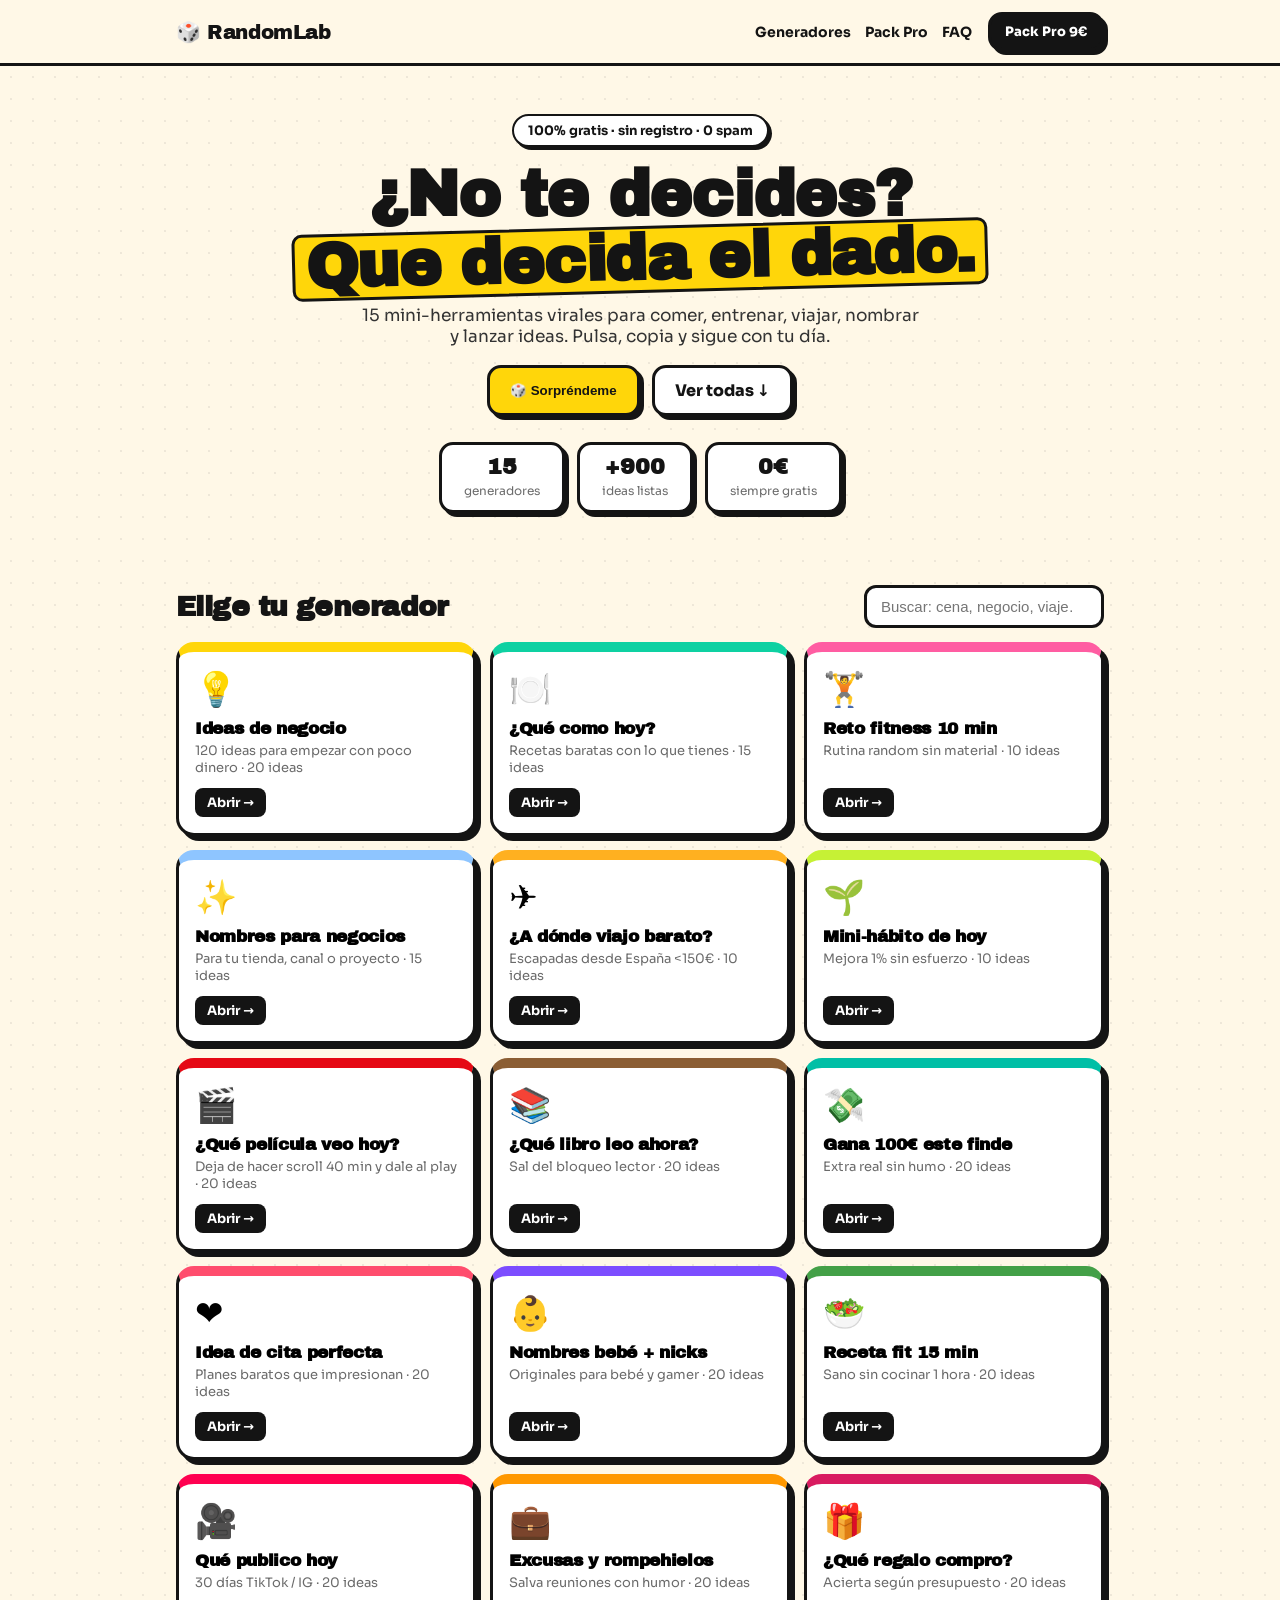
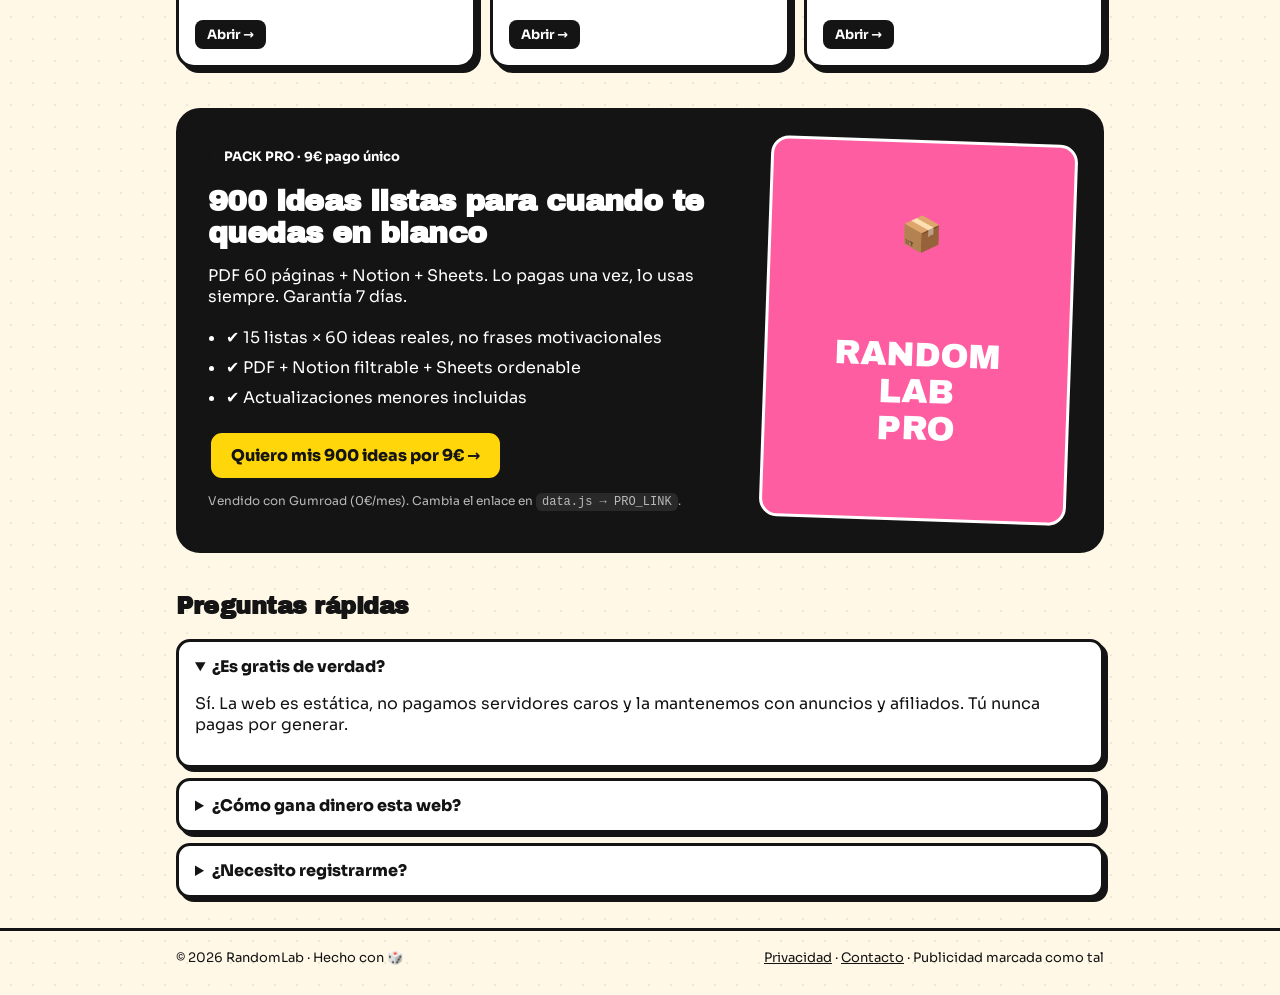
<file: index.html>
<!doctype html>
<html lang="es">
<head>
<meta charset="utf-8">
<meta name="viewport" content="width=device-width,initial-scale=1">
<title>RandomLab — 15 Generadores gratis que te sacan de un apuro</title>
<meta name="description" content="15 generadores gratis: ideas de negocio, recetas, pelis, libros, citas, regalos y más. Sin registro. Decide en 5 segundos.">
<link rel="canonical" href="https://randomlab-zzolrac.netlify.app/">
<meta property="og:title" content="RandomLab — Que decida el dado">
<meta property="og:description" content="15 generadores gratis: comida, negocios, viajes, pelis, regalos. Sin registro.">
<meta property="og:type" content="website">
<meta name="theme-color" content="#FFD60A">
<link rel="manifest" href="manifest.json">
<link rel="icon" href="data:image/svg+xml,<svg xmlns='http://www.w3.org/2000/svg' viewBox='0 0 100 100'><text y='.9em' font-size='90'>🎲</text></svg>">
<link rel="preconnect" href="https://fonts.googleapis.com">
<link rel="preconnect" href="https://fonts.gstatic.com" crossorigin>
<link href="https://fonts.googleapis.com/css2?family=Archivo+Black&family=Sora:wght@400;600;700&display=swap" rel="stylesheet">
<link rel="stylesheet" href="styles.css">
<script type="application/ld+json">{"@context":"https://schema.org","@type":"WebSite","name":"RandomLab","url":"https://randomlab-zzolrac.netlify.app/","description":"15 generadores gratis"}</script>
</head>
<body>
<header class="top">
  <div class="wrap top-in">
    <a class="logo" href="#">🎲 RandomLab</a>
    <nav><a href="#generadores">Generadores</a><a href="#pro">Pack Pro</a><a href="#faq">FAQ</a></nav>
    <a class="btn small dark" id="cta-pro-top" href="#" target="_blank" rel="noopener">Pack Pro 9€</a>
  </div>
</header>

<main class="wrap">
  <section class="hero">
    <div class="badge">100% gratis · sin registro · 0 spam</div>
    <h1>¿No te decides?<br><span class="hl">Que decida el dado.</span></h1>
    <p class="sub">15 mini-herramientas virales para comer, entrenar, viajar, nombrar y lanzar ideas. Pulsa, copia y sigue con tu día.</p>
    <div class="hero-actions">
      <button class="btn mega" id="btn-surprise">🎲 Sorpréndeme</button>
      <a class="btn ghost" href="#generadores">Ver todas ↓</a>
    </div>
    <div class="stats"><div><b id="stat-count">6</b><span>generadores</span></div><div><b>+900</b><span>ideas listas</span></div><div><b>0€</b><span>siempre gratis</span></div></div>
  </section>

  <!-- Espacio anuncio: pega aquí tu código AdSense cuando lo aprueben -->
  <!-- <div class="ad-slot">Anuncio</div> -->

  <section id="generadores">
    <div class="sec-head"><h2>Elige tu generador</h2><input id="search" type="search" placeholder="Buscar: cena, negocio, viaje…"></div>
    <div class="grid" id="grid"></div>
  </section>

  <section class="player" id="player" hidden>
    <div class="player-card">
      <div class="player-top"><span id="player-emoji">💡</span><div><h3 id="player-title">Ideas de negocio</h3><p id="player-desc"></p></div><button id="player-close" aria-label="cerrar">✕</button></div>
      <div class="result" id="result">Pulsa generar 👇</div>
      <div class="player-actions">
        <button class="btn mega" id="btn-generate">🎲 Generar</button>
        <button class="btn ghost" id="btn-copy">Copiar</button>
        <button class="btn ghost" id="btn-share">Compartir</button>
      </div>
      <div class="affil" id="affil"></div>
    </div>
  </section>

  <section class="pro" id="pro">
    <div class="pro-card">
      <div><div class="badge dark">PACK PRO · 9€ pago único</div>
      <h2>900 ideas listas para cuando te quedas en blanco</h2>
      <p>PDF 60 páginas + Notion + Sheets. Lo pagas una vez, lo usas siempre. Garantía 7 días.</p>
      <ul><li>✔ 15 listas × 60 ideas reales, no frases motivacionales</li><li>✔ PDF + Notion filtrable + Sheets ordenable</li><li>✔ Actualizaciones menores incluidas</li></ul>
      <a class="btn mega" id="cta-pro-main" href="#" target="_blank" rel="noopener">Quiero mis 900 ideas por 9€ →</a>
      <p class="tiny">Vendido con Gumroad (0€/mes). Cambia el enlace en <code>data.js → PRO_LINK</code>.</p></div>
      <div class="pro-mock">📦<span>RANDOM<br>LAB<br>PRO</span></div>
    </div>
  </section>

  <section class="faq" id="faq">
    <h2>Preguntas rápidas</h2>
    <details open><summary>¿Es gratis de verdad?</summary><p>Sí. La web es estática, no pagamos servidores caros y la mantenemos con anuncios y afiliados. Tú nunca pagas por generar.</p></details>
    <details><summary>¿Cómo gana dinero esta web?</summary><p>3 vías: anuncios (AdSense), enlaces de afiliado (Amazon, Booking…) y el Pack Pro de 9€. Todo marcado como publicidad.</p></details>
    <details><summary>¿Necesito registrarme?</summary><p>No. Todo funciona en tu navegador, sin cuenta ni cookies de seguimiento propias.</p></details>
  </section>
</main>

<footer><div class="wrap foot"><span>© 2026 RandomLab · Hecho con 🎲</span><span><a href="#">Privacidad</a> · <a href="#">Contacto</a> · Publicidad marcada como tal</span></div></footer>
<script src="data.js"></script>
<script src="app.js"></script>
</body>
</html>
</file>
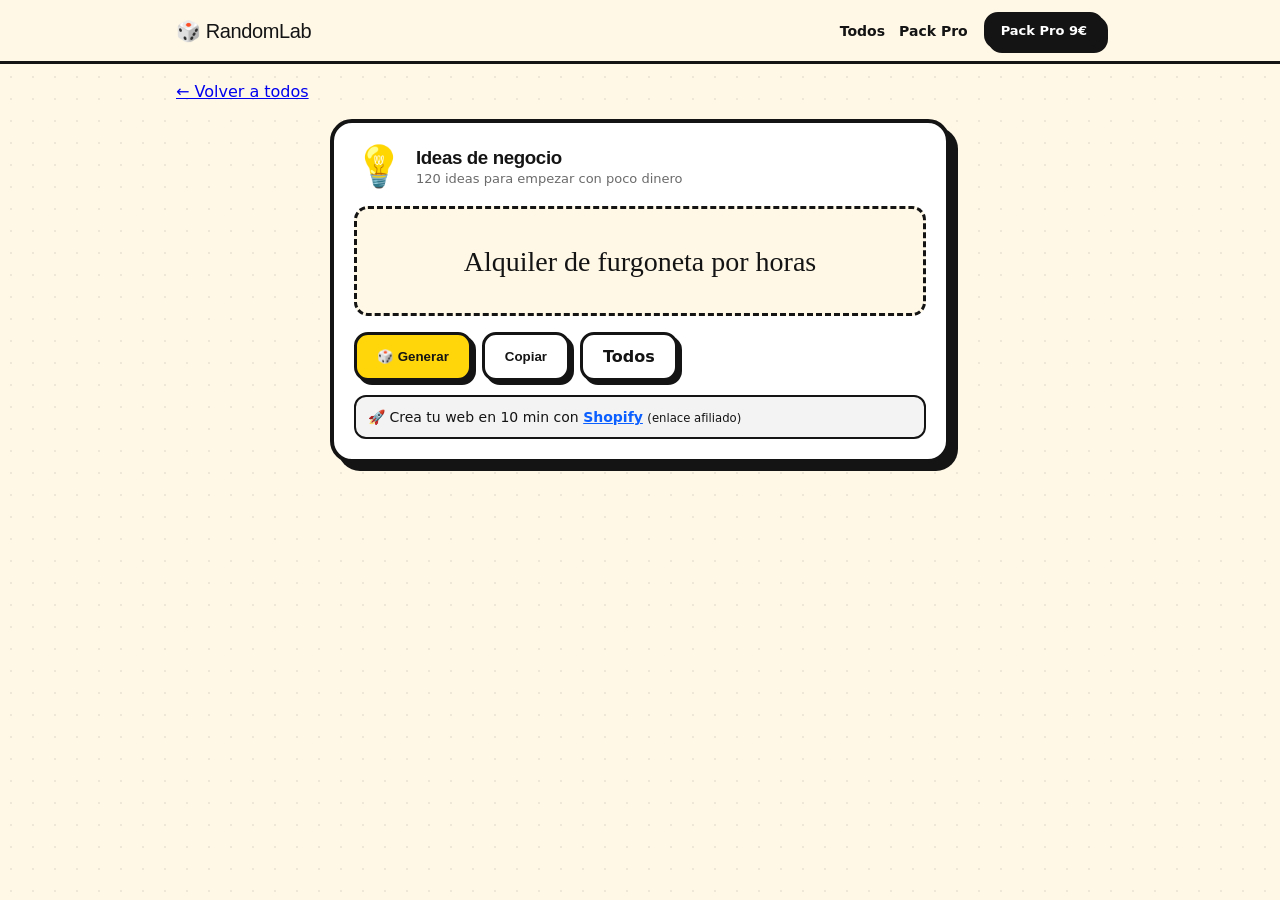
<file: generador.html>
<!doctype html><html lang="es"><head><meta charset="utf-8"><meta name="viewport" content="width=device-width,initial-scale=1">
<title>Generador — RandomLab</title><meta name="description" content="Generador gratis RandomLab sin registro.">
<link rel="stylesheet" href="styles.css"><link rel="manifest" href="manifest.json"></head>
<body><header class="top"><div class="wrap top-in"><a class="logo" href="index.html">🎲 RandomLab</a><nav><a href="index.html#generadores">Todos</a><a href="pack-pro.html">Pack Pro</a></nav><a class="btn small dark" href="pack-pro.html">Pack Pro 9€</a></div></header>
<main class="wrap"><p style="margin:18px 0"><a href="index.html">← Volver a todos</a></p><section class="player-card" style="margin:0 auto;max-width:620px"><div class="player-top"><span id="player-emoji">🎲</span><div><h3 id="player-title">Cargando…</h3><p id="player-desc"></p></div></div><div class="result" id="result">Pulsa generar 👇</div><div class="player-actions"><button class="btn mega" id="btn-generate">🎲 Generar</button><button class="btn ghost" id="btn-copy">Copiar</button><a class="btn ghost" href="index.html">Todos</a></div><div class="affil" id="affil"></div></section></main>
<script src="data.js"></script><script>
const slug=new URLSearchParams(location.search).get('g');
const g=GENERATORS.find(x=>x.id===slug)||GENERATORS[0];
document.title=g.title+' gratis — RandomLab';
document.getElementById('player-emoji').textContent=g.emoji;
document.getElementById('player-title').textContent=g.title;
document.getElementById('player-desc').textContent=g.desc;
document.getElementById('affil').innerHTML=g.affil;
const res=document.getElementById('result');
document.getElementById('btn-generate').onclick=()=>{res.textContent=g.items[Math.floor(Math.random()*g.items.length)];res.classList.remove('pop');void res.offsetWidth;res.classList.add('pop');};
document.getElementById('btn-copy').onclick=async()=>{try{await navigator.clipboard.writeText(res.textContent);alert('Copiado ✔')}catch{}};
document.getElementById('btn-generate').click();
</script></body></html>
</file>
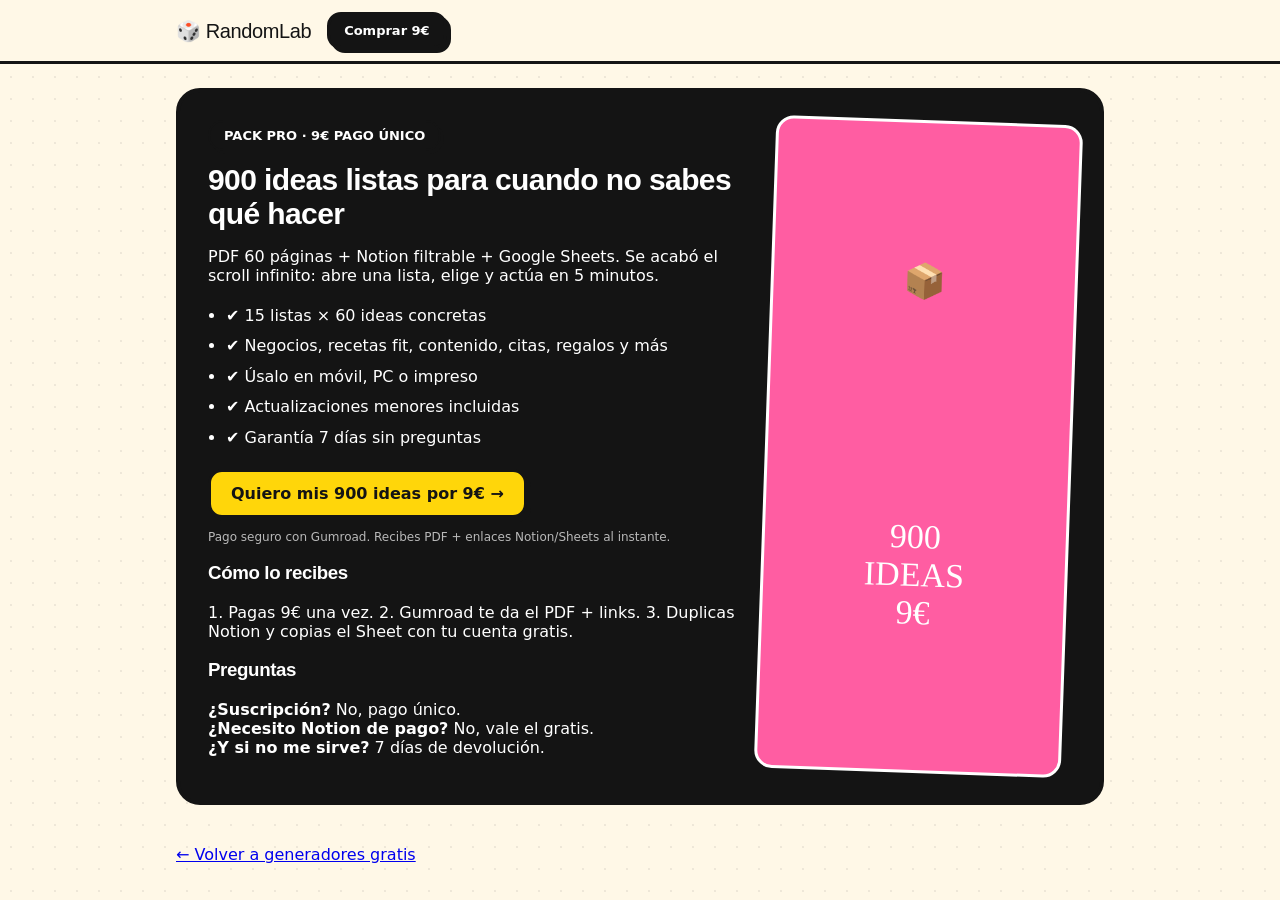
<file: pack-pro.html>
<!doctype html><html lang="es"><head><meta charset="utf-8"><meta name="viewport" content="width=device-width,initial-scale=1">
<title>Pack Pro 9€ — 900 ideas listas | RandomLab</title>
<meta name="description" content="PDF 60 páginas + Notion + Sheets con 900 ideas. Pago único 9€. Garantía 7 días.">
<link rel="stylesheet" href="styles.css"></head>
<body><header class="top"><div class="wrap top-in"><a class="logo" href="index.html">🎲 RandomLab</a><a class="btn small dark" id="buy" href="https://gumroad.com/l/tu-pack-pro" target="_blank" rel="noopener">Comprar 9€</a></div></header>
<main class="wrap"><section class="pro" style="margin-top:24px"><div class="pro-card"><div>
<div class="badge dark">PACK PRO · 9€ PAGO ÚNICO</div>
<h2>900 ideas listas para cuando no sabes qué hacer</h2>
<p>PDF 60 páginas + Notion filtrable + Google Sheets. Se acabó el scroll infinito: abre una lista, elige y actúa en 5 minutos.</p>
<ul><li>✔ 15 listas × 60 ideas concretas</li><li>✔ Negocios, recetas fit, contenido, citas, regalos y más</li><li>✔ Úsalo en móvil, PC o impreso</li><li>✔ Actualizaciones menores incluidas</li><li>✔ Garantía 7 días sin preguntas</li></ul>
<a class="btn mega" id="buy2" href="https://gumroad.com/l/tu-pack-pro" target="_blank" rel="noopener">Quiero mis 900 ideas por 9€ →</a>
<p class="tiny">Pago seguro con Gumroad. Recibes PDF + enlaces Notion/Sheets al instante.</p>
<h3 style="margin-top:18px">Cómo lo recibes</h3><p>1. Pagas 9€ una vez. 2. Gumroad te da el PDF + links. 3. Duplicas Notion y copias el Sheet con tu cuenta gratis.</p>
<h3>Preguntas</h3><p><b>¿Suscripción?</b> No, pago único.<br><b>¿Necesito Notion de pago?</b> No, vale el gratis.<br><b>¿Y si no me sirve?</b> 7 días de devolución.</p>
</div><div class="pro-mock">📦<span>900<br>IDEAS<br>9€</span></div></div></section>
<p><a href="index.html">← Volver a generadores gratis</a></p></main>
<script src="data.js"></script><script>document.getElementById('buy').href=PRO_LINK;document.getElementById('buy2').href=PRO_LINK;</script>
</body></html>
</file>
<file: styles.css>
:root{
  --bg:#FFF8E7; --ink:#141414; --yellow:#FFD60A; --pink:#FF5DA2; --mint:#0ED1A2;
  --card:#fff; --line:#141414; --muted:#6b6b6b; --r:18px;
}
*{box-sizing:border-box}
body{margin:0;background:var(--bg);color:var(--ink);font-family:'Sora',system-ui,sans-serif;
  background-image:radial-gradient(#14141412 1.5px,transparent 1.5px);background-size:22px 22px}
.wrap{max-width:960px;margin:0 auto;padding:0 16px}
h1,h2,h3,.logo{font-family:'Archivo Black',sans-serif;letter-spacing:-.02em}
.top{position:sticky;top:0;z-index:10;background:var(--bg);border-bottom:3px solid var(--ink)}
.top-in{display:flex;align-items:center;gap:16px;padding:12px 16px}
.logo{font-size:20px;text-decoration:none;color:var(--ink)}
nav{display:flex;gap:14px;margin-left:auto}
nav a{color:var(--ink);text-decoration:none;font-weight:700;font-size:14px}
.btn{display:inline-block;border:3px solid var(--ink);border-radius:14px;padding:12px 20px;
  font-weight:800;text-decoration:none;color:var(--ink);background:#fff;cursor:pointer;
  box-shadow:4px 4px 0 var(--ink);transition:transform .08s}
.btn:hover{transform:translate(-1px,-1px);box-shadow:5px 5px 0 var(--ink)}
.btn:active{transform:translate(3px,3px);box-shadow:1px 1px 0 var(--ink)}
.btn.mega{background:var(--yellow)}
.btn.dark{background:var(--ink);color:#fff}
.btn.small{padding:8px 14px;font-size:13px}
.btn.ghost{background:#fff}
.hero{text-align:center;padding:48px 0 20px}
.badge{display:inline-block;background:#fff;border:2px solid var(--ink);border-radius:99px;
  padding:6px 14px;font-size:13px;font-weight:700;box-shadow:3px 3px 0 var(--ink)}
.badge.dark{background:var(--ink);color:#fff}
.hero h1{font-size:clamp(36px,6vw,64px);line-height:.95;margin:18px 0 12px}
.hl{background:var(--yellow);padding:0 10px;border:3px solid var(--ink);border-radius:10px;display:inline-block;transform:rotate(-1.5deg)}
.sub{max-width:560px;margin:0 auto 18px;color:#333;font-size:17px}
.hero-actions{display:flex;gap:12px;justify-content:center;flex-wrap:wrap}
.stats{display:flex;gap:12px;justify-content:center;margin:26px 0}
.stats div{background:#fff;border:3px solid var(--ink);border-radius:14px;padding:10px 22px;box-shadow:4px 4px 0 var(--ink)}
.stats b{display:block;font-family:'Archivo Black';font-size:22px}
.stats span{font-size:12px;color:var(--muted)}
.sec-head{display:flex;gap:12px;align-items:center;justify-content:space-between;margin:26px 0 14px;flex-wrap:wrap}
.sec-head h2{font-size:28px;margin:0}
#search{border:3px solid var(--ink);border-radius:12px;padding:10px 14px;font-size:15px;background:#fff;min-width:240px}
.grid{display:grid;grid-template-columns:repeat(3,1fr);gap:14px}
@media(max-width:760px){.grid{grid-template-columns:1fr 1fr}nav{display:none}}
@media(max-width:480px){.grid{grid-template-columns:1fr}}
.card{background:var(--card);border:3px solid var(--ink);border-radius:var(--r);padding:16px;
  box-shadow:5px 5px 0 var(--ink);cursor:pointer;text-align:left;font:inherit}
.card:hover{transform:rotate(-.5deg) translateY(-2px)}
.card .e{font-size:34px}
.card h3{margin:8px 0 4px;font-size:17px}
.card p{margin:0;color:var(--muted);font-size:13px;min-height:36px}
.card .go{margin-top:10px;display:inline-block;background:var(--ink);color:#fff;border-radius:8px;padding:6px 12px;font-size:13px;font-weight:700}
.player{position:fixed;inset:0;background:#0008;display:grid;place-items:center;padding:16px;z-index:50}
.player[hidden]{display:none}
.player-card{background:#fff;border:4px solid var(--ink);border-radius:22px;max-width:620px;width:100%;
  padding:20px;box-shadow:8px 8px 0 var(--ink);max-height:90vh;overflow:auto}
.player-top{display:flex;gap:12px;align-items:center}
.player-top span{font-size:40px}
.player-top h3{margin:0}
.player-top p{margin:2px 0 0;color:var(--muted);font-size:13px}
#player-close{margin-left:auto;border:3px solid var(--ink);background:#fff;border-radius:10px;width:36px;height:36px;cursor:pointer;font-weight:800}
.result{font-family:'Archivo Black';font-size:clamp(20px,3.5vw,28px);background:var(--bg);
  border:3px dashed var(--ink);border-radius:14px;padding:22px;margin:16px 0;min-height:110px;
  display:grid;place-items:center;text-align:center;line-height:1.25}
.result.pop{animation:pop .25s}
@keyframes pop{0%{transform:scale(.96) rotate(-.5deg)}100%{transform:scale(1)}}
.player-actions{display:flex;gap:10px;flex-wrap:wrap}
.affil{margin-top:14px;background:#F3F3F3;border:2px solid var(--ink);border-radius:12px;padding:12px;font-size:14px}
.affil a{font-weight:800;color:#0B5FFF}
.pro{margin:40px 0}
.pro-card{background:var(--ink);color:#fff;border-radius:24px;padding:28px;display:grid;
  grid-template-columns:1.4fr .8fr;gap:20px;border:4px solid var(--ink)}
@media(max-width:700px){.pro-card{grid-template-columns:1fr}}
.pro-card h2{font-size:30px;margin:12px 0}
.pro-card ul{padding-left:18px;line-height:1.9}
.tiny{font-size:12px;opacity:.7}
.tiny code{background:#333;padding:2px 6px;border-radius:6px}
.pro-mock{background:var(--pink);border:3px solid #fff;border-radius:18px;display:grid;place-items:center;
  font-family:'Archivo Black';font-size:34px;text-align:center;padding:30px;transform:rotate(2deg)}
.faq details{background:#fff;border:3px solid var(--ink);border-radius:14px;padding:14px 16px;margin:10px 0;box-shadow:4px 4px 0 var(--ink)}
.faq summary{font-weight:800;cursor:pointer}
footer{border-top:3px solid var(--ink);margin-top:30px;padding:18px 0 30px;font-size:13px}
.foot{display:flex;justify-content:space-between;gap:10px;flex-wrap:wrap}
.foot a{color:var(--ink)}
.ad-slot{border:2px dashed var(--ink);border-radius:12px;text-align:center;padding:18px;color:var(--muted);margin:16px 0;background:#fff}
</file>
